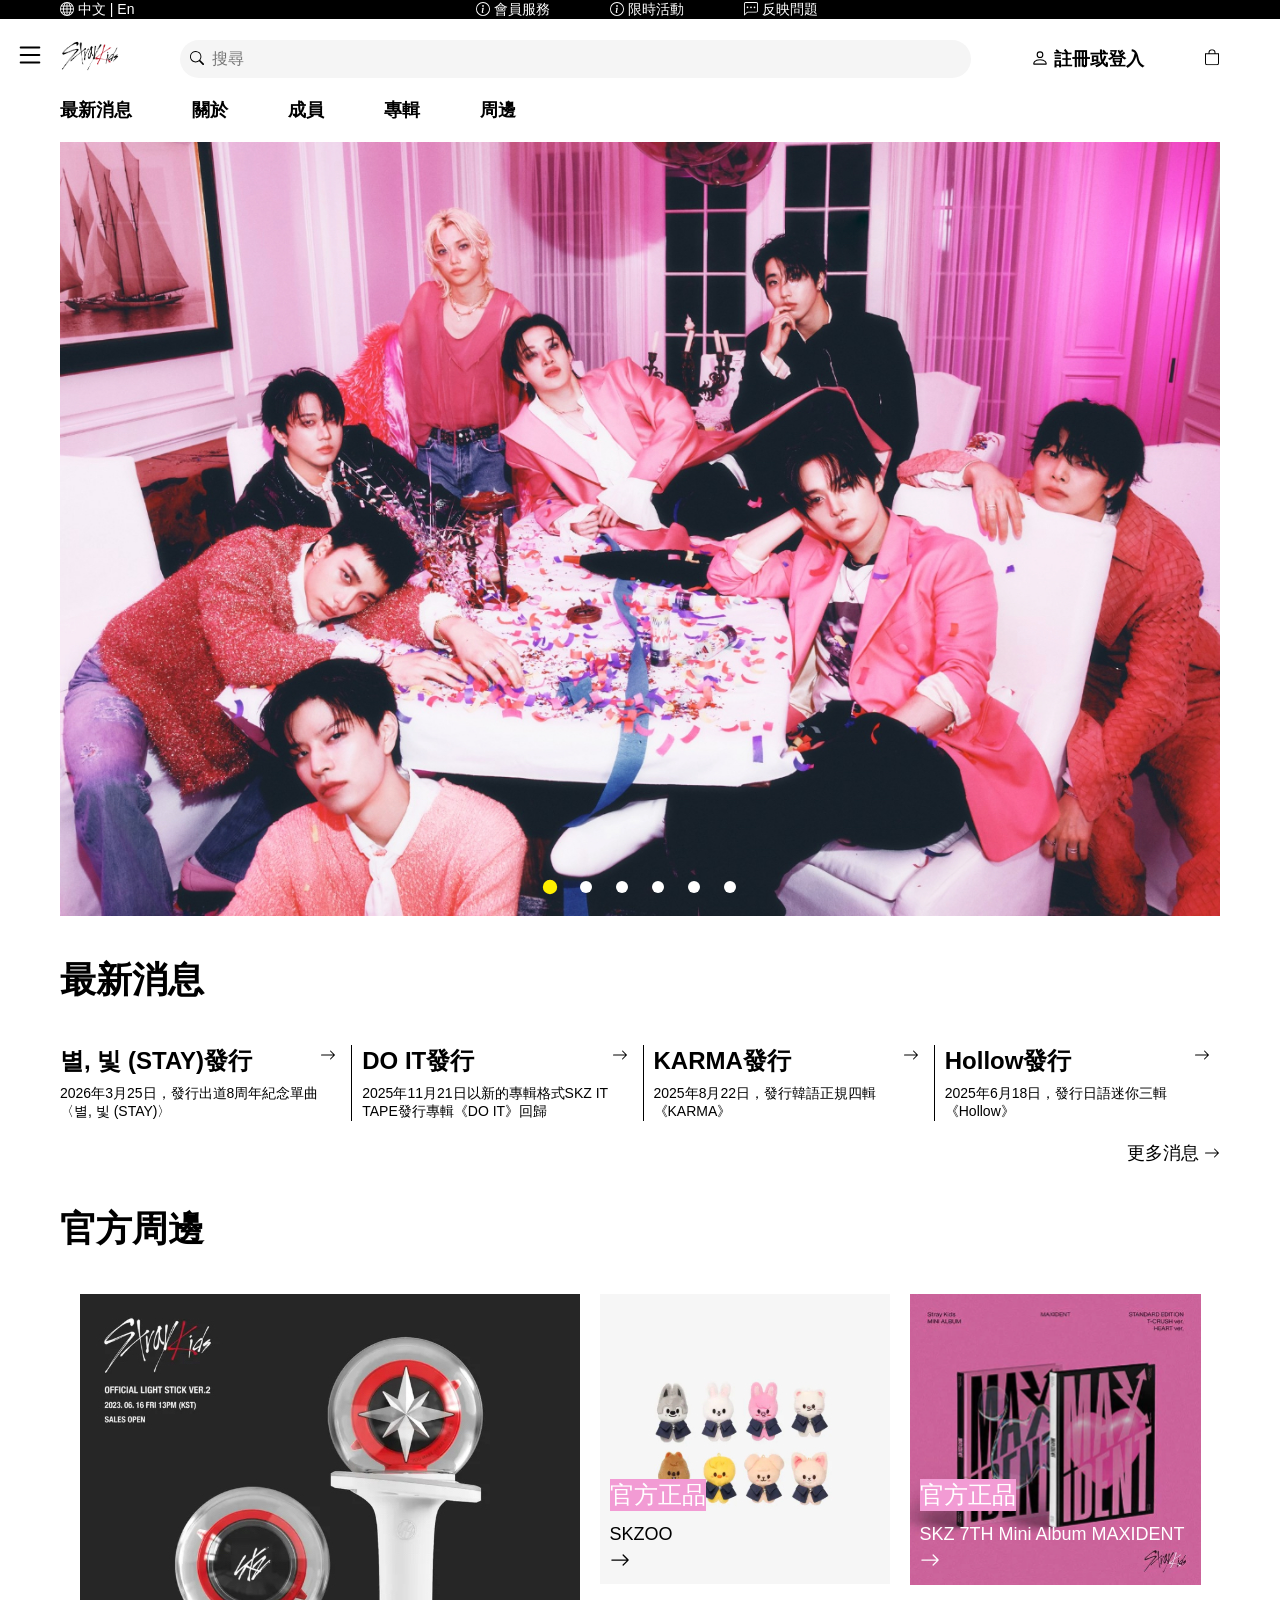
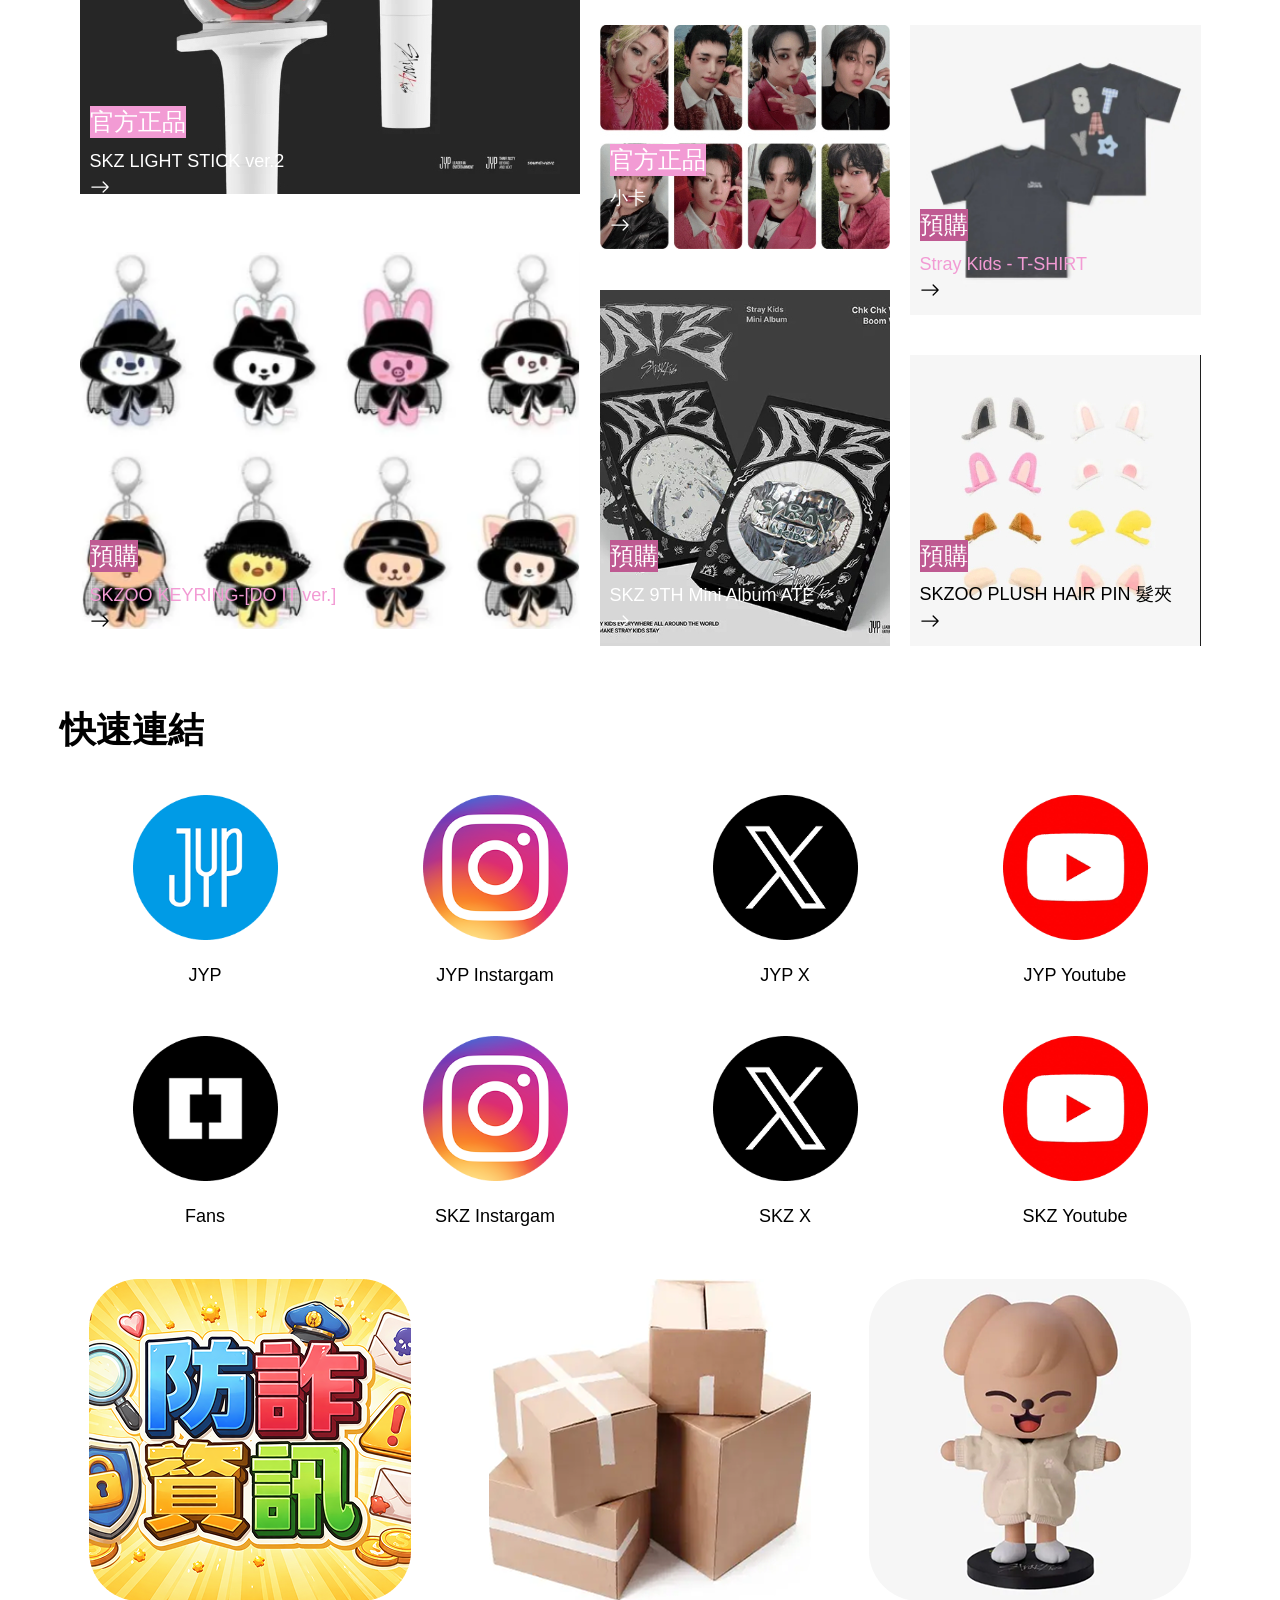
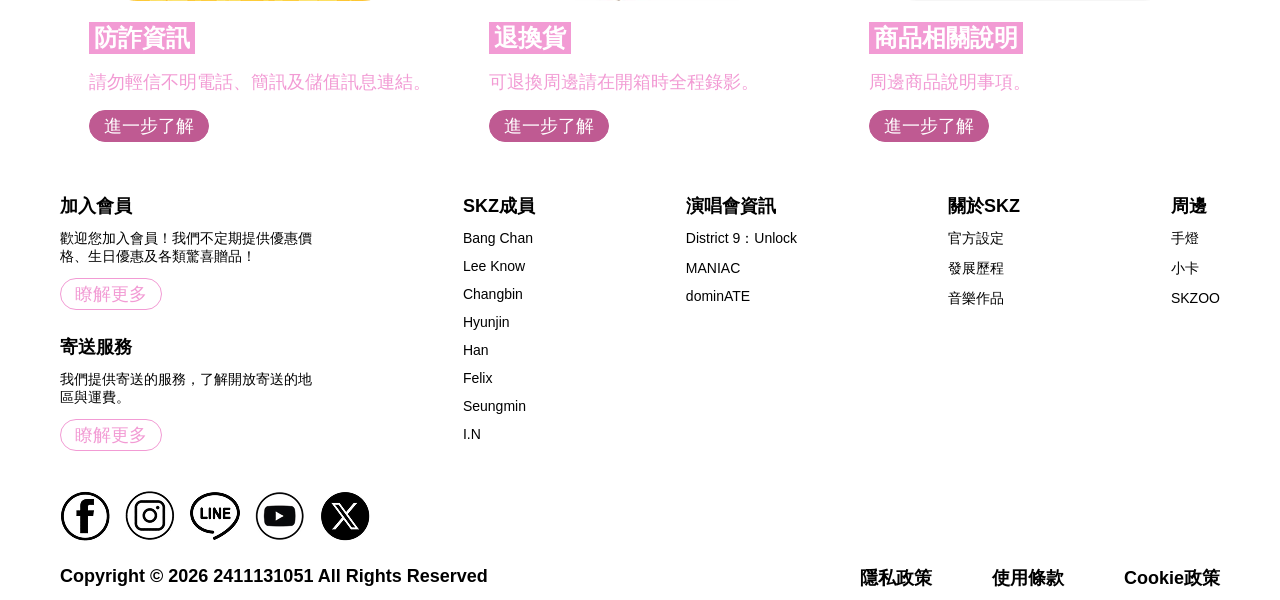
<file: web/html/index.html>
<!DOCTYPE html>
<html lang="zh-Hant">
<head>
    <meta charset="UTF-8">
    <meta name="viewport" content="width=device-width, initial-scale=1.0">
    <title>Stray Kids</title>
    <link rel="stylesheet" href="../css/style.css" />
</head>
<body>
    <div id="menu">
        <svg xmlns="http://www.w3.org/2000/svg" width="30" height="30" fill="currentColor" id="menu_button" class="bi bi-list menu_svg" viewBox="0 0 16 16">
            <path fill-rule="evenodd" d="M2.5 12a.5.5 0 0 1 .5-.5h10a.5.5 0 0 1 0 1H3a.5.5 0 0 1-.5-.5m0-4a.5.5 0 0 1 .5-.5h10a.5.5 0 0 1 0 1H3a.5.5 0 0 1-.5-.5m0-4a.5.5 0 0 1 .5-.5h10a.5.5 0 0 1 0 1H3a.5.5 0 0 1-.5-.5"/>
        </svg>
    </div>
    <div id="top">
        <div id="language">
            <svg xmlns="http://www.w3.org/2000/svg" width="14" height="14" fill="currentColor" class="bi bi-globe top_svg" viewBox="0 0 16 16">
                <path d="M0 8a8 8 0 1 1 16 0A8 8 0 0 1 0 8m7.5-6.923c-.67.204-1.335.82-1.887 1.855A8 8 0 0 0 5.145 4H7.5zM4.09 4a9.3 9.3 0 0 1 .64-1.539 7 7 0 0 1 .597-.933A7.03 7.03 0 0 0 2.255 4zm-.582 3.5c.03-.877.138-1.718.312-2.5H1.674a7 7 0 0 0-.656 2.5zM4.847 5a12.5 12.5 0 0 0-.338 2.5H7.5V5zM8.5 5v2.5h2.99a12.5 12.5 0 0 0-.337-2.5zM4.51 8.5a12.5 12.5 0 0 0 .337 2.5H7.5V8.5zm3.99 0V11h2.653c.187-.765.306-1.608.338-2.5zM5.145 12q.208.58.468 1.068c.552 1.035 1.218 1.65 1.887 1.855V12zm.182 2.472a7 7 0 0 1-.597-.933A9.3 9.3 0 0 1 4.09 12H2.255a7 7 0 0 0 3.072 2.472M3.82 11a13.7 13.7 0 0 1-.312-2.5h-2.49c.062.89.291 1.733.656 2.5zm6.853 3.472A7 7 0 0 0 13.745 12H11.91a9.3 9.3 0 0 1-.64 1.539 7 7 0 0 1-.597.933M8.5 12v2.923c.67-.204 1.335-.82 1.887-1.855q.26-.487.468-1.068zm3.68-1h2.146c.365-.767.594-1.61.656-2.5h-2.49a13.7 13.7 0 0 1-.312 2.5m2.802-3.5a7 7 0 0 0-.656-2.5H12.18c.174.782.282 1.623.312 2.5zM11.27 2.461c.247.464.462.98.64 1.539h1.835a7 7 0 0 0-3.072-2.472c.218.284.418.598.597.933M10.855 4a8 8 0 0 0-.468-1.068C9.835 1.897 9.17 1.282 8.5 1.077V4z"/>
            </svg> <a href="#top">中文</a> | <a href="#top">En</a>
        </div>
        <ul class="menu top-menu">
            <li class="top-menu-list">
                <a href="#top"> 
                    <svg xmlns="http://www.w3.org/2000/svg" width="14" height="14" fill="currentColor" class="bi bi-info-circle top_svg" viewBox="0 0 16 16">
                        <path d="M8 15A7 7 0 1 1 8 1a7 7 0 0 1 0 14m0 1A8 8 0 1 0 8 0a8 8 0 0 0 0 16"/>
                        <path d="m8.93 6.588-2.29.287-.082.38.45.083c.294.07.352.176.288.469l-.738 3.468c-.194.897.105 1.319.808 1.319.545 0 1.178-.252 1.465-.598l.088-.416c-.2.176-.492.246-.686.246-.275 0-.375-.193-.304-.533zM9 4.5a1 1 0 1 1-2 0 1 1 0 0 1 2 0"/>
                    </svg> 會員服務
                </a>
            </li>
            <li class="top-menu-list">
                <a href="#top">
                    <svg xmlns="http://www.w3.org/2000/svg" width="14" height="14" fill="currentColor" class="bi bi-info-circle top_svg" viewBox="0 0 16 16">
                        <path d="M8 15A7 7 0 1 1 8 1a7 7 0 0 1 0 14m0 1A8 8 0 1 0 8 0a8 8 0 0 0 0 16"/>
                        <path d="m8.93 6.588-2.29.287-.082.38.45.083c.294.07.352.176.288.469l-.738 3.468c-.194.897.105 1.319.808 1.319.545 0 1.178-.252 1.465-.598l.088-.416c-.2.176-.492.246-.686.246-.275 0-.375-.193-.304-.533zM9 4.5a1 1 0 1 1-2 0 1 1 0 0 1 2 0"/>
                    </svg> 限時活動
                </a>
            </li>
            <li class="top-menu-list">
                <a href="#top">
                    <svg xmlns="http://www.w3.org/2000/svg" width="14" height="14" fill="currentColor" class="bi bi-chat-left-dots top_svg" viewBox="0 0 16 16">
                        <path d="M14 1a1 1 0 0 1 1 1v8a1 1 0 0 1-1 1H4.414A2 2 0 0 0 3 11.586l-2 2V2a1 1 0 0 1 1-1zM2 0a2 2 0 0 0-2 2v12.793a.5.5 0 0 0 .854.353l2.853-2.853A1 1 0 0 1 4.414 12H14a2 2 0 0 0 2-2V2a2 2 0 0 0-2-2z"/>
                        <path d="M5 6a1 1 0 1 1-2 0 1 1 0 0 1 2 0m4 0a1 1 0 1 1-2 0 1 1 0 0 1 2 0m4 0a1 1 0 1 1-2 0 1 1 0 0 1 2 0"/>
                    </svg> 反映問題
                </a>
            </li>
        </ul>
    </div>
    <div id="head">
        <div id="title">
            <div class="left_column">
                <div id="logo"><a href="#"><img src="../media/image/stray_kids_logo.png" /></a></div>
            </div>
            <div class="right_column">
                <div id="search">
                    <div class="search_bar">
                        <svg xmlns="http://www.w3.org/2000/svg" width="14" height="14" fill="currentColor" class="bi bi-search svg_style" viewBox="0 0 16 16">
                            <path d="M11.742 10.344a6.5 6.5 0 1 0-1.397 1.398h-.001q.044.06.098.115l3.85 3.85a1 1 0 0 0 1.415-1.414l-3.85-3.85a1 1 0 0 0-.115-.1zM12 6.5a5.5 5.5 0 1 1-11 0 5.5 5.5 0 0 1 11 0"/>
                        </svg>
                        <input type="search" name="search_page" placeholder="搜尋" class="search_style" />
                    </div>
                    <svg xmlns="http://www.w3.org/2000/svg" width="14" height="14" fill="currentColor" class="bi bi-search mobile_svg_style search_trigger" viewBox="0 0 16 16">
                        <path d="M11.742 10.344a6.5 6.5 0 1 0-1.397 1.398h-.001q.044.06.098.115l3.85 3.85a1 1 0 0 0 1.415-1.414l-3.85-3.85a1 1 0 0 0-.115-.1zM12 6.5a5.5 5.5 0 1 1-11 0 5.5 5.5 0 0 1 11 0"/>
                    </svg>
                    <div class="search_overlay">
                        <div class="overlay_header">
                            <input type="search" name="search_page" placeholder="搜尋" class="overlay_input" />
                            <svg xmlns="http://www.w3.org/2000/svg" width="20" height="20" fill="currentColor" class="bi bi-x close_search" viewBox="0 0 16 16">
                                <path d="M4.646 4.646a.5.5 0 0 1 .708 0L8 7.293l2.646-2.647a.5.5 0 0 1 .708.708L8.707 8l2.647 2.646a.5.5 0 0 1-.708.708L8 8.707l-2.646 2.647a.5.5 0 0 1-.708-.708L7.293 8 4.646 5.354a.5.5 0 0 1 0-.708"/>
                            </svg>
                        </div>
                    </div>
                </div>
                <div id="login">
                    <a href="#title"> 
                        <svg xmlns="http://www.w3.org/2000/svg" width="18" height="18" fill="currentColor" id="login_svg" class="bi bi-person" viewBox="0 0 16 16">
                            <path d="M8 8a3 3 0 1 0 0-6 3 3 0 0 0 0 6m2-3a2 2 0 1 1-4 0 2 2 0 0 1 4 0m4 8c0 1-1 1-1 1H3s-1 0-1-1 1-4 6-4 6 3 6 4m-1-.004c-.001-.246-.154-.986-.832-1.664C11.516 10.68 10.289 10 8 10s-3.516.68-4.168 1.332c-.678.678-.83 1.418-.832 1.664z"/>
                        </svg> <span id="login_text">註冊或登入</span>
                    </a>
                </div>
                <div id="buy">
                    <a href="#title">
                        <svg xmlns="http://www.w3.org/2000/svg" width="16" height="16" fill="currentColor" class="bi bi-bag title_svg" viewBox="0 0 16 16">
                            <path d="M8 1a2.5 2.5 0 0 1 2.5 2.5V4h-5v-.5A2.5 2.5 0 0 1 8 1m3.5 3v-.5a3.5 3.5 0 1 0-7 0V4H1v10a2 2 0 0 0 2 2h10a2 2 0 0 0 2-2V4zM2 5h12v9a1 1 0 0 1-1 1H3a1 1 0 0 1-1-1z"/>
                        </svg>
                    </a>
                </div>
            </div>
        </div>
        <div id="navbar">
            <ul class="menu menu-father">
                <li class="menu-father-list"><a href="#navbar">最新消息</a></li>
                <li class="menu-father-list"><a href="#navbar">關於</a></li>
                <li class="menu-father-list">
                    成員
                    <ul class="menu-son">
                        <li class="menu-son-list"><a href="#navbar">Bang Chan</a></li>
                        <li class="menu-son-list"><a href="#navbar">Lee Know</a></li>
                        <li class="menu-son-list"><a href="#navbar">Changbin</a></li>
                        <li class="menu-son-list"><a href="#navbar">Hyunjin</a></li>
                        <li class="menu-son-list"><a href="#navbar">Han</a></li>
                        <li class="menu-son-list"><a href="#navbar">Felix</a></li>
                        <li class="menu-son-list"><a href="#navbar">Seungmin</a></li>
                        <li class="menu-son-list"><a href="#navbar">I.N</a></li>
                    </ul>
                </li>
                <li class="menu-father-list"><a href="#navbar">專輯</a></li>
                <li class="menu-father-list">
                    周邊
                    <ul class="menu-son">
                        <li class="menu-son-list"><a href="#navbar">手燈</a></li>
                        <li class="menu-son-list"><a href="#navbar">小卡</a></li>
                        <li class="menu-son-list"><a href="#navbar">SKZOO</a></li>
                    </ul>
                </li>
            </ul>
        </div>
    </div>
    <div id="side_menu">
        <div id="menu_logo"><img src="../media/image/stray_kids_logo.png" /></div>
        <ul class="side-menu-control side-menu-father">
            <li class="side-menu-father-list"><a href="#">最新消息</a></li>
            <li class="side-menu-father-list"><a href="#">關於</a></li>
            <li class="side-menu-father-list">
                成員
                <ul class="side-menu-son">
                    <li class="side-menu-son-list"><a href="#">Bang Chan</a></li>
                    <li class="side-menu-son-list"><a href="#">Lee Know</a></li>
                    <li class="side-menu-son-list"><a href="#">Changbin</a></li>
                    <li class="side-menu-son-list"><a href="#">Hyunjin</a></li>
                    <li class="side-menu-son-list"><a href="#">Han</a></li>
                    <li class="side-menu-son-list"><a href="#">Felix</a></li>
                    <li class="side-menu-son-list"><a href="#">Seungmin</a></li>
                    <li class="side-menu-son-list"><a href="#">I.N</a></li>
                </ul>
            </li>
            <li class="side-menu-father-list"><a href="#">專輯</a></li>
            <li class="side-menu-father-list">
                周邊
                <ul class="side-menu-son">
                    <li class="side-menu-son-list"><a href="#">手燈</a></li>
                    <li class="side-menu-son-list"><a href="#">小卡</a></li>
                    <li class="side-menu-son-list"><a href="#">SKZOO</a></li>
                </ul>
            </li>
        </ul>
        <div id="menu_copyright">Copyright &copy; 2026 2411131051 All Rights Reserved</div>
    </div>
    <div id="overlay"></div>
    <div id="contenter">
        <div id="content">
            <div id="carousel">
                <div class="slider-container">
                    <ul id="slider-list">
                        <li class="slider-item"><img src="../media/image/carousel-pic1.jpg" /></li>
                        <li class="slider-item"><img src="../media/image/carousel-pic2.jpg" /></li>
                        <li class="slider-item"><img src="../media/image/carousel-pic3.jpg" /></li>
                        <li class="slider-item"><img src="../media/image/carousel-pic4.jpg" /></li>
                        <li class="slider-item"><img src="../media/image/carousel-pic5.jpg" /></li>
                        <li class="slider-item"><img src="../media/image/carousel-pic6.jpg" /></li>
                    </ul>

                    <div class="slider-control">
                        <div class="control active"></div>
                        <div class="control"></div>
                        <div class="control"></div>
                        <div class="control"></div>
                        <div class="control"></div>
                        <div class="control"></div>
                    </div>
                </div>
            </div>
            <div class="content_title">最新消息</div>
            <div id="news">
                <div id="news_group">
                    <div class="news_item">
                        <div class="post_title">
                            <a href="#news">
                                별, 빛 (STAY)發行
                                <svg xmlns="http://www.w3.org/2000/svg" width="16" height="16" fill="currentColor" class="bi bi-arrow-right news_svg" viewBox="0 0 16 16">
                                    <path fill-rule="evenodd" d="M1 8a.5.5 0 0 1 .5-.5h11.793l-3.147-3.146a.5.5 0 0 1 .708-.708l4 4a.5.5 0 0 1 0 .708l-4 4a.5.5 0 0 1-.708-.708L13.293 8.5H1.5A.5.5 0 0 1 1 8"/>
                                </svg>
                            </a>
                        </div>
                        <div class="post_content">2026年3月25日，發行出道8周年紀念單曲〈별, 빛 (STAY)〉</div>
                    </div>
                    <div class="news_item">
                        <div class="post_title">
                            <a href="#news">
                                DO IT發行
                                <svg xmlns="http://www.w3.org/2000/svg" width="16" height="16" fill="currentColor" class="bi bi-arrow-right news_svg" viewBox="0 0 16 16">
                                    <path fill-rule="evenodd" d="M1 8a.5.5 0 0 1 .5-.5h11.793l-3.147-3.146a.5.5 0 0 1 .708-.708l4 4a.5.5 0 0 1 0 .708l-4 4a.5.5 0 0 1-.708-.708L13.293 8.5H1.5A.5.5 0 0 1 1 8"/>
                                </svg>
                            </a>
                        </div>
                        <div class="post_content">2025年11月21日以新的專輯格式SKZ IT TAPE發行專輯《DO IT》回歸</div>
                    </div>
                    <div class="news_item">
                        <div class="post_title">
                            <a href="#news">
                                KARMA發行
                                <svg xmlns="http://www.w3.org/2000/svg" width="16" height="16" fill="currentColor" class="bi bi-arrow-right news_svg" viewBox="0 0 16 16">
                                    <path fill-rule="evenodd" d="M1 8a.5.5 0 0 1 .5-.5h11.793l-3.147-3.146a.5.5 0 0 1 .708-.708l4 4a.5.5 0 0 1 0 .708l-4 4a.5.5 0 0 1-.708-.708L13.293 8.5H1.5A.5.5 0 0 1 1 8"/>
                                </svg>
                            </a>
                        </div>
                        <div class="post_content">2025年8月22日，發行韓語正規四輯《KARMA》</div>
                    </div>
                    <div class="news_item">
                        <div class="post_title">
                            <a href="#news">
                                Hollow發行
                                <svg xmlns="http://www.w3.org/2000/svg" width="16" height="16" fill="currentColor" class="bi bi-arrow-right news_svg" viewBox="0 0 16 16">
                                    <path fill-rule="evenodd" d="M1 8a.5.5 0 0 1 .5-.5h11.793l-3.147-3.146a.5.5 0 0 1 .708-.708l4 4a.5.5 0 0 1 0 .708l-4 4a.5.5 0 0 1-.708-.708L13.293 8.5H1.5A.5.5 0 0 1 1 8"/>
                                </svg>
                            </a>
                        </div>
                        <div class="post_content">2025年6月18日，發行日語迷你三輯《Hollow》</div>
                    </div>
                </div>
                <div id="more_news">
                    <a href="#news">
                        更多消息 
                        <svg xmlns="http://www.w3.org/2000/svg" width="16" height="16" fill="currentColor" class="bi bi-arrow-right news_svg" viewBox="0 0 16 16">
                            <path fill-rule="evenodd" d="M1 8a.5.5 0 0 1 .5-.5h11.793l-3.147-3.146a.5.5 0 0 1 .708-.708l4 4a.5.5 0 0 1 0 .708l-4 4a.5.5 0 0 1-.708-.708L13.293 8.5H1.5A.5.5 0 0 1 1 8"/>
                        </svg>
                    </a>
                </div>
            </div>
            <div class="content_title">官方周邊</div>
            <div id="merch">
                <div class="img_container">
                    <div class="img_box">
                        <div class="img_box">
                            <img src="../media/image/light_sitck.jpg" />
                            <div class="merch_title_light">官方正品</div>
                            <div class="merch_content_white">SKZ LIGHT STICK ver.2</div>
                            <a href="#merch">
                                <svg xmlns="http://www.w3.org/2000/svg" width="20" height="20" fill="currentColor" class="bi bi-arrow-right merch_svg_white svg_size" viewBox="0 0 16 16">
                                    <path fill-rule="evenodd" d="M1 8a.5.5 0 0 1 .5-.5h11.793l-3.147-3.146a.5.5 0 0 1 .708-.708l4 4a.5.5 0 0 1 0 .708l-4 4a.5.5 0 0 1-.708-.708L13.293 8.5H1.5A.5.5 0 0 1 1 8"/>
                                </svg>
                            </a>
                        </div>
                        <div class="img_box">
                            <img src="../media/image/keychain.png" />
                            <div class="merch_title_dark">預購</div>
                            <div class="merch_content_light">SKZOO KEYRING-[DO IT ver.]</div>
                            <a href="#merch">
                                <svg xmlns="http://www.w3.org/2000/svg" width="20" height="20" fill="currentColor" class="bi bi-arrow-right merch_svg_black svg_size" viewBox="0 0 16 16">
                                    <path fill-rule="evenodd" d="M1 8a.5.5 0 0 1 .5-.5h11.793l-3.147-3.146a.5.5 0 0 1 .708-.708l4 4a.5.5 0 0 1 0 .708l-4 4a.5.5 0 0 1-.708-.708L13.293 8.5H1.5A.5.5 0 0 1 1 8"/>
                                </svg>
                            </a>
                        </div>
                    </div>
                    <div class="img_box">
                        <div class="img_box">
                            <img src="../media/image/skzoo.jpg" />
                            <div class="merch_title_light">官方正品</div>
                            <div class="merch_content_black">SKZOO</div>
                            <a href="#merch">
                                <svg xmlns="http://www.w3.org/2000/svg" width="20" height="20" fill="currentColor" class="bi bi-arrow-right merch_svg_black svg_size" viewBox="0 0 16 16">
                                    <path fill-rule="evenodd" d="M1 8a.5.5 0 0 1 .5-.5h11.793l-3.147-3.146a.5.5 0 0 1 .708-.708l4 4a.5.5 0 0 1 0 .708l-4 4a.5.5 0 0 1-.708-.708L13.293 8.5H1.5A.5.5 0 0 1 1 8"/>
                                </svg>
                            </a>
                        </div>
                        <div class="img_box">
                            <img src="../media/image/photocard.jpg" />
                            <div class="merch_title_light">官方正品</div>
                            <div class="merch_content_white">小卡</div>
                            <a href="#merch">
                                <svg xmlns="http://www.w3.org/2000/svg" width="20" height="20" fill="currentColor" class="bi bi-arrow-right merch_svg_white svg_size" viewBox="0 0 16 16">
                                    <path fill-rule="evenodd" d="M1 8a.5.5 0 0 1 .5-.5h11.793l-3.147-3.146a.5.5 0 0 1 .708-.708l4 4a.5.5 0 0 1 0 .708l-4 4a.5.5 0 0 1-.708-.708L13.293 8.5H1.5A.5.5 0 0 1 1 8"/>
                                </svg>
                            </a>
                        </div>
                        <div class="img_box">
                            <img src="../media/image/ate.jpg" />
                            <div class="merch_title_dark">預購</div>
                            <div class="merch_content_white">SKZ 9TH Mini Album ATE</div>
                            <a href="#merch">
                                <svg xmlns="http://www.w3.org/2000/svg" width="20" height="20" fill="currentColor" class="bi bi-arrow-right merch_svg_white svg_size" viewBox="0 0 16 16">
                                    <path fill-rule="evenodd" d="M1 8a.5.5 0 0 1 .5-.5h11.793l-3.147-3.146a.5.5 0 0 1 .708-.708l4 4a.5.5 0 0 1 0 .708l-4 4a.5.5 0 0 1-.708-.708L13.293 8.5H1.5A.5.5 0 0 1 1 8"/>
                                </svg>
                            </a>
                        </div>
                    </div>
                    <div class="img_box">
                        <div class="img_box">
                            <img src="../media/image/maxident.jpg" />
                            <div class="merch_title_light">官方正品</div>
                            <div class="merch_content_white">SKZ 7TH Mini Album MAXIDENT</div>
                            <a href="#merch">
                                <svg xmlns="http://www.w3.org/2000/svg" width="20" height="20" fill="currentColor" class="bi bi-arrow-right merch_svg_white svg_size" viewBox="0 0 16 16">
                                    <path fill-rule="evenodd" d="M1 8a.5.5 0 0 1 .5-.5h11.793l-3.147-3.146a.5.5 0 0 1 .708-.708l4 4a.5.5 0 0 1 0 .708l-4 4a.5.5 0 0 1-.708-.708L13.293 8.5H1.5A.5.5 0 0 1 1 8"/>
                                </svg>
                            </a>
                        </div>
                        <div class="img_box">
                            <img src="../media/image/stay.jpg" />
                            <div class="merch_title_dark">預購</div>
                            <div class="merch_content_light">Stray Kids - T-SHIRT</div>
                            <a href="#merch">
                                <svg xmlns="http://www.w3.org/2000/svg" width="20" height="20" fill="currentColor" class="bi bi-arrow-right merch_svg_black svg_size" viewBox="0 0 16 16">
                                    <path fill-rule="evenodd" d="M1 8a.5.5 0 0 1 .5-.5h11.793l-3.147-3.146a.5.5 0 0 1 .708-.708l4 4a.5.5 0 0 1 0 .708l-4 4a.5.5 0 0 1-.708-.708L13.293 8.5H1.5A.5.5 0 0 1 1 8"/>
                                </svg>
                            </a>
                        </div>
                        <div class="img_box">
                            <img src="../media/image/hair_pin.jpg" />
                            <div class="merch_title_dark">預購</div>
                            <div class="merch_content_black">SKZOO PLUSH HAIR PIN 髮夾</div>
                            <a href="#merch">
                                <svg xmlns="http://www.w3.org/2000/svg" width="20" height="20" fill="currentColor" class="bi bi-arrow-right merch_svg_black svg_size" viewBox="0 0 16 16">
                                    <path fill-rule="evenodd" d="M1 8a.5.5 0 0 1 .5-.5h11.793l-3.147-3.146a.5.5 0 0 1 .708-.708l4 4a.5.5 0 0 1 0 .708l-4 4a.5.5 0 0 1-.708-.708L13.293 8.5H1.5A.5.5 0 0 1 1 8"/>
                                </svg>
                            </a>
                        </div>
                    </div>
                </div>
            </div>
            <div class="content_title">快速連結</div>
            <div id="hyperlink">
                <div id="link">
                    <div class="link_row">
                        <div class="link_circle">
                            <a href="https://www.jype.com" title="點擊另開新視窗" target="_blank">
                                <img src="../media/image/jyp.png" />
                                <div class="gap">JYP</div>
                            </a>
                        </div>
                        <div class="link_circle">
                            <a href="https://www.instagram.com/jypentertainment" title="點擊另開新視窗" target="_blank">
                                <img src="../media/image/instagram.png" />
                                <div class="gap">JYP Instargam</div>
                            </a>
                        </div>
                        <div class="link_circle">
                            <a href="https://x.com/jypnation" title="點擊另開新視窗" target="_blank">
                                <img src="../media/image/twitter.png" />
                                <div class="gap">JYP X</div>
                            </a>
                        </div>
                        <div class="link_circle">
                            <a href="https://www.youtube.com/jypentertainment" title="點擊另開新視窗" target="_blank">
                                <img src="../media/image/youtube.png" />
                                <div class="gap">JYP Youtube</div>
                            </a>
                        </div>
                    </div>
                    <div class="link_row">
                        <div class="link_circle">
                            <a href="https://app.fans/community/StrayKids/artist" title="點擊另開新視窗" target="_blank">
                                <img src="../media/image/fans.png" />
                                <div class="gap">Fans</div>
                            </a>
                        </div>
                        <div class="link_circle">
                            <a href="https://www.instagram.com/realstraykids/" title="點擊另開新視窗" target="_blank">
                                <img src="../media/image/instagram.png" />
                                <div class="gap">SKZ Instargam</div>
                            </a>
                        </div>
                        <div class="link_circle">
                            <a href="https://x.com/Stray_Kids" title="點擊另開新視窗" target="_blank">
                                <img src="../media/image/twitter.png" />
                                <div class="gap">SKZ X</div>
                            </a>
                        </div>
                        <div class="link_circle">
                            <a href="https://www.youtube.com/@StrayKids" title="點擊另開新視窗" target="_blank">
                                <img src="../media/image/youtube.png" />
                                <div class="gap">SKZ Youtube</div>
                            </a>
                        </div>
                    </div>
                </div>
            </div>
            <div id="card">
                <div class="card_info">
                    <div><img src="../media/image/anti_fraud.png" /></div>
                    <div class="card_title">防詐資訊</div>
                    <div>請勿輕信不明電話、簡訊及儲值訊息連結。</div>
                    <a href="#card_info"><button class="dark_button" type="button">進一步了解</button></a>
                </div>
                <div class="card_info">
                    <div><img src="../media/image/goods.png" /></div>
                    <div class="card_title">退換貨</div>
                    <div>可退換周邊請在開箱時全程錄影。</div>
                    <a href="#card_info"><button class="dark_button" type="button">進一步了解</button></a>
                </div>
                <div class="card_info">
                    <div><img src="../media/image/puppym.png" /></div>
                    <div class="card_title">商品相關說明</div>
                    <div>周邊商品說明事項。</div>
                    <a href="#card_info"><button class="dark_button" type="button">進一步了解</button></a>
                </div>
            </div>
        </div>
        <div id="guided_tour">
            <div id="guided_tour_top">
                <div id="membership">
                    <div id="register">
                        <div class="guided_tour_title">加入會員</div>
                        <div>歡迎您加入會員！我們不定期提供優惠價<br />格、生日優惠及各類驚喜贈品！</div>
                        <a href="#guided_tour"><button class="light_button" type="button">瞭解更多</button></a>
                    </div>
                    <div id="deliver">
                        <div class="guided_tour_title">寄送服務</div>
                        <div>我們提供寄送的服務，了解開放寄送的地<br />區與運費。</div>
                        <a href="#guided_tour"><button class="light_button" type="button">瞭解更多</button></a>
                    </div>
                </div>
                <div id="member">
                    <div class="guided_tour_title">SKZ成員</div>
                    <a href="#guided_tour">Bang Chan</a>
                    <a href="#guided_tour">Lee Know</a>
                    <a href="#guided_tour">Changbin</a>
                    <a href="#guided_tour">Hyunjin</a>
                    <a href="#guided_tour">Han</a>
                    <a href="#guided_tour">Felix</a>
                    <a href="#guided_tour">Seungmin</a>
                    <a href="#guided_tour">I.N</a>
                </div>
                <div id="concerts">
                    <div class="guided_tour_title">演唱會資訊</div>
                    <a href="#guided_tour">District 9：Unlock</a>
                    <a href="#guided_tour">MANIAC</a>
                    <a href="#guided_tour">dominATE</a>
                </div>
                <div id="about">
                    <div class="guided_tour_title">關於SKZ</div>
                    <a href="#guided_tour">官方設定</a>
                    <a href="#guided_tour">發展歷程</a>
                    <a href="#guided_tour">音樂作品</a>
                </div>
                <div id="guided_tour_merch">
                    <div class="guided_tour_title">周邊</div>
                    <a href="#guided_tour">手燈</a>
                    <a href="#guided_tour">小卡</a>
                    <a href="#guided_tour">SKZOO</a>
                </div>
            </div>
            <div id="social_media">
                <a href="#social_media" title="facebook"><img class="social_media_img" src="../media/image/facebook.png" /></a>
                <a href="#social_media" title="instagram"><img class="social_media_img" src="../media/image/our_instagram.png" /></a>
                <a href="#social_media" title="line"><img class="social_media_img" src="../media/image/line.png" /></a>
                <a href="#social_media" title="youtube"><img class="social_media_img" src="../media/image/our_youtube.png" /></a>
                <a href="#social_media" title="x"><img class="social_media_img" src="../media/image/our_twitter.png" /></a>
            </div>
        </div>
    </div>
    <div id="foot">
        <div id="copyright">Copyright &copy; 2026 2411131051 All Rights Reserved</div>
        <ul class="menu foot-menu">
            <li class="foot-menu-list"><a href="#foot-menu-list">隱私政策</a></li>
            <li class="foot-menu-list"><a href="#foot-menu-list">使用條款</a></li>
            <li class="foot-menu-list"><a href="#foot-menu-list">Cookie政策</a></li>
        </ul>
    </div>
    <script type="text/javascript" src="../js/main.js"></script>
</body>
</html>
</file>
<file: web/css/style.css>
/**** html style ****/
html,
body{
    margin: 0;
    padding: 0;
    font-family: 'Inter', Arial, sans-serif;
}

*{
    box-sizing: border-box;
}

ul{
    padding: 0;
}

a{
    color: #000000;
    text-decoration: none;
}
a:hover{
    color: #F29BD4;
}
a:active{
    color: #BF5A92;
}

/**** button ****/
.light_button{
    width: 102px;
    padding: 3px 0;
    background-color: transparent;
    color: #F29BD4;
    border: 1px solid #F29BD4;
    cursor: pointer;
    border-radius: 80px;
    font-size: 18px;
}
.dark_button{
    width: 120px;
    padding: 3px 0;
    background-color: #BF5A92;
    color: #ffffff;
    border: 1px solid #BF5A92;
    cursor: pointer;
    border-radius: 80px;
    font-size: 18px;
}
.light_button:active, .dark_button:active, .white_button:active{
    transform: scale(0.9);
}

/**** layout ****/
#menu{
    width: 0;
    height: 0;
    transform: translateX(15px) translateY(40px);
}
#top{
    padding: 0 60px;
    margin: 0 0 20px 0;
    background-color: #000000;
    color: #ffffff;
    display: flex;
    align-items: center;
    font-size: 14px;
}
#head{
    width: 100%;
    padding: 0 60px;
    margin: 0 0 20px 0;
    font-size: 18px;
    font-weight: bold;
}
#contenter{
    width: 100%;
    padding: 0 60px;
    margin: 0 0 20px 0;
    font-size: 18px;
}
#content{
    width: 100%;
    width: 100%;
    margin: 0 0 20px 0;
    font-size: 18px;
}
#guided_tour{
    width: 100%;
    width: 100%;
    margin: 0 0 20px 0;
    font-size: 18px;
}
#foot{
    width: 100%;
    margin: 0 0 10px 0;
    padding: 0 60px;
    font-size: 18px;
    font-weight: bold;
    display: flex;
    justify-content: space-between;
}

/**** top a ****/
#top a{
    color:#ffffff;
}
#top a:hover{
    color:#F29BD4;
}
#top a:active{
    color:#BF5A92;
}

/**** hend ****/
/* head layout */
#title{
    margin: 0 0 20px 0;
    display: flex;
    gap: 60px;
    align-items: center;
    flex-wrap: nowrap;
}

/* top style */
#language{
    width: fit-content;
}

.top_svg{
    transform: translateY(2px);
}

.top-menu{
    cursor: pointer;
    margin: 0 auto; 
    white-space: nowrap;
    display: flex;
}   
.top-menu-list{
    padding-right: 60px;
    list-style: none;
}

/* title style */
.left_column{
    display: flex;
}
.right_column{
    display: flex;
    align-items: center;
    gap: 60px;
    flex: 1;
}
#logo img{
    max-width: 60px;
    height: auto;
}
#search{
    width: 100%;
    box-sizing: border-box;
    flex: 1;
}
#login{
    width: auto;
}
#login_svg{
    transform: translateY(2px);
}
.title_svg{
    transform: translateY(1.2px);
}

/* menu style */
#side_menu{
    width: 260px;
    height: 100%;
    position: fixed;
    top: 0;
    left: -260px;
    background: #ffffff;
    font-weight: bold;
    transition: 0.3s ease;
    z-index: 1000;
}
#menu_logo{
    padding: 10px 0 20px 0;
    display: flex;
    justify-content: center;
}
#menu_logo img{
    width: 40%;
    height: auto;
}
#side_menu.active{
    left: 0;
}
#overlay{
    position: fixed;
    inset: 0;
    background: rgba(0,0,0,0.4);
    opacity: 0;
    pointer-events: none;
    transition: 0.3s;
    z-index: 999;
}
#overlay.active{
    opacity: 1;
    pointer-events: auto;
}
.side-menu-control{
    margin: 0;
    padding: 0;
    list-style: none;
}
.side-menu-father{
    padding: 0 0 0 20px;
    margin: 0;
    display: grid;
    cursor: pointer;
    white-space: nowrap;
    gap: 20px;
}
.side-menu-father-list{
    z-index: 100;
    padding-right: 60px;
    list-style: none;
}
.side-menu-son{
    max-height: 0;
    overflow: hidden;
    padding: 0;
	display: none;
	list-style: none;
}
.side-menu-son-list{
    padding: 20px 0 0 0;
    display: block;
    font-size: 18px;
    text-decoration: none;
    position: relative;
}
.side-menu-father-list:hover .side-menu-son, .side-menu-father-list.active .side-menu-son{
    max-height: 500px;
}
#menu_copyright{
    padding: 20px 0 0 20px;
    font-size: 14px;
}

/* dasktop search style */
.search_bar{
    width: 100%;
    padding: 0 0 0 10px;
    display: flex;
    border: 0;
    background-color: #f5f5f5;
    align-items: center;
    border-radius: 30px;
}
.svg_style{
    margin: 0 8px 0 0;
    transform: translateY(-1px);
}
.search_style{
    padding: 10px 20px 10px 0;
    border: 0;
    background-color: transparent;
    border-radius: 30px;
    font-size: 16px;
    flex: 1;
}
.search_bar:focus-within{
    background-color: #ffffff;
    border: 1px solid #000000;
}
input{
    outline: none;
}
input::-webkit-search-cancel-button{
    -webkit-appearance: none;
}

/* mobile search style */
.mobile_svg_style{
    display: none;
}
.search_overlay{
    width: 100%;
    height: 60px;
    background-color: #ffffff;
    position: fixed;
    z-index: 99999;
    left: 0;
    display: none;
}
.search_overlay[data-open="true"]{
    display: flex;
}
.overlay_header{
    width: 100%;
    height: 40px;
    margin: 0 20px;
    padding: 0 0 0 10px;
    position: relative;
    top: 10px;
    display: flex;
    background-color: #f5f5f5;
    align-items: center;
    border-radius: 30px;
}
.overlay_header:focus-within{
    background-color: #ffffff;
    border: 1px solid #000000;
}
.overlay_input {
    flex: 1;
    padding: 0 0 0 10px;
    border: none;
    outline: none;
    background-color: transparent;
    font-size: 16px;
}
.search_bar:focus-within{
    background-color: #ffffff;
    border: 1px solid #000000;
}
.close_search{
    padding: 0 10px 0 0;
}

/* navbar style */
.menu-father{
    cursor: pointer;
    margin: 0;
    white-space: nowrap;
    display: flex;
}
.menu-father-list{
    z-index: 100;
    padding-right: 60px;
    list-style: none;
}
.menu-son{
    padding: 0;
	display: none;
	list-style: none;
    position: absolute;
    background-color: #F2F2F2;
}
.menu-son-list{
    font-size: 18px;
    position: relative;
}

/**** contenter ****/
/* content layout */
#carousel{
    width: 100%;
    margin: 0 0 40px 0;
    overflow: hidden;
    display: flex;
    justify-content: center;
}
#news{
    margin: 0 0 40px 0;
}
#merch{
    margin: 0 0 40px 0;
    display: flex;
    justify-content: center;
}
#hyperlink{
    margin: 0 0 40px 0;
}
#link{
    margin: 0 0 40px 0;
    display: flex;
    flex-direction: column;
    row-gap: 50px;
}
#card{
    margin: 0 0 40px 0;
    display: flex;
    justify-content: space-around;
}

/* guided_tour layout */
#guided_tour_top{
    padding: 0 0 40px 0;
    display: flex;
    align-items: flex-start;
    justify-content: space-between;
}
#social_media{
    display: flex;
    column-gap: 15px;
}

/* carousel control */
.slider-container{
    margin: 0 auto;
	display: inline-block;
	position: relative;
	overflow: hidden;
    width: 100%;
	max-width: 1320px;
}
#slider-list{
    display: flex;
	padding: 0;
    margin: 0;
	list-style-type: none;
	left: 0px;
	transition: all 1s ease-in-out;
}
#slider-list .slider-item{
    min-width: 100%;    
	margin: 0;
    padding: 0;
    box-sizing: border-box;
}
.slider-item img{
    width: 100%;
    height: auto;
    display: block;
}
.slider-control{
    display: flex;
    align-items: center;
    justify-content: center;
	position: absolute;
	bottom: 3%;
    left: 50%;
	transform: translateX(-50%);
    gap: 8px;
    width: auto;
    z-index: 10;
}
.slider-control .control{
	width: 12px;
	height: 12px;
	margin: 0 8px;
	border-radius: 100%;
	background-color: #ffffff;
	cursor: pointer;
    transition: all 0.3s ease;
}
.slider-control .control.active{
	background-color: #fff000;
    transform: scale(1.2);
}

/* content title */
.content_title{
    margin: 0 0 40px 0;
    font-size: 36px;
    font-weight: bold;
}

/* news style */
#news_group{
    margin: 0 0 20px 0;
    display: grid;
    grid-template-columns: repeat(4, 1fr);
    gap: 5px;
}
.news_item{
    display: flex;
    flex-direction: column;
    gap: 8px;
}
.news_item + .news_item{
    padding: 0 0 0 10px;
    border-left: 1px solid #000000;
}
.post_title{
    padding: 0 10px 0 0;
    font-size: 24px;
    font-weight: bold;
}
.news_svg{
    transform: translateY(2px);
}
.post_title a{
    display: flex;
    justify-content: space-between;
}
.post_content{
    font-size: 14px;
}
#more_news{
    display: flex;
    justify-content: flex-end;
}
#more_nesw:active{
    transform: scale(0.9);
}

/* merch style */
.img_container{
    display: flex;
    gap: 20px;
}
.img_box{
    display: grid;
    position: relative;
    gap: 20px;
}
.img_box img{
    width: 100%;
    height: auto;
}
.merch_title_light{
    width: fit-content;
    background-color: #F29BD4;
    color: #ffffff;
    font-size: 24px;
    position: absolute;
    bottom: 94px;
    left: 10px;
}
.merch_title_dark{
    width: fit-content;
    background-color: #BF5A92;
    color: #ffffff;
    font-size: 24px;
    position: absolute;
    bottom: 94px;
    left: 10px;
}
.merch_content_black{
    color: #000000;
    position: absolute;
    bottom: 60px;
    left: 10px;
}
.merch_content_light{
    color: #F29BD4;
    position: absolute;
    bottom: 60px;
    left: 10px;
}
.merch_content_white{
    color: #ffffff;
    position: absolute;
    bottom: 60px;
    left: 10px;
}
.merch_svg_white{
    color: #ffffff;
    position: absolute;
    bottom: 35px;
    left: 10px;
}
.merch_svg_black{
    color: #000000;
    position: absolute;
    bottom: 35px;
    left: 10px;
}
.merch_svg_white:hover, .merch_svg_black:hover{
    color: #F29BD4;
}
.merch_svg_white:active, .merch_svg_black:active{
    color: #BF5A92;
    transform: scale(0.9);
}
.merch_svg_dark:hover{
    color: #BF5A92;
}
.merch_svg_dark:active{
    color: #F29BD4;
    transform: scale(0.9);
}

/* link style */
.link_row{
    display: grid;
    grid-auto-flow: column;
    text-align: center;
    grid-template-columns: repeat(4, 1fr);
}
.link_circle img{
    width: 50%;
    height: auto;
}
.link_circle:active{
    transform: scale(0.9);
}
.gap{
    margin: 20px 0 0 0;
}

/* card style */
.card_info{
    padding: 12px 0;
    display: grid;
    gap: 16px;
    border-radius: 50px;
    color: #F29BD4;
    justify-items: start;
    align-items: start;
}
.card_info img{
    width: 100%;
    height: auto;
    justify-items: center;
}
.card_title{
    width: fit-content;
    padding: 0 5px;
    background-color: #F29BD4;
    color: #ffffff;
    font-size: 24px;
    font-weight: bold;
}

/* guided tour style */
#membership{
    display: flex;
    flex-direction: column;
    row-gap: 25px;
}
.guided_tour_title{
    font-size: 18px;
    font-weight: bold;
}
#register{
    display: grid;
    font-size: 14px;
    row-gap: 12px;
}

#deliver{
    display: grid;
    font-size: 14px;
    row-gap: 12px;
}
#member{
    width: fit-content;
    display: grid;
    font-size: 14px;
    row-gap: 12px;
}
#concerts{
    width: fit-content;
    display: grid;
    font-size: 14px;
    row-gap: 12px;
}
#about{
    width: fit-content;
    display: grid;
    font-size: 14px;
    row-gap: 12px;
}
#guided_tour_merch{
    width: fit-content;
    display: grid;
    font-size: 14px;
    row-gap: 12px;
}
#social_media a:active{
    transform: scale(0.9);
}

/**** foot ****/
/* foot menu */
.foot-menu{
    margin: 0;
    cursor: pointer;
    white-space: nowrap;
    display: flex;
    gap: 60px;
}
.foot-menu-list{
    list-style: none;
}

/**** rwd ****/
@media(max-width: 1197px){
    /* merch */
    .merch_content_black, .merch_content_light, .merch_content_white{
        font-size: 14px;
    }
}

@media(max-width: 991px){
    /* layout */
    #menu{
        transform: translateX(8px) translateY(0px);
    }
    #top{
        padding: 0 40px;
    }
    #head{
        padding: 0 40px;
    }
    #contenter{
        padding: 0 40px;
    }
    #foot{
        padding: 0 40px;
    }

    /* menu */
    .menu_svg{
        width: 23px;
        height: 23px;
    }

    /* button */
    .dark_button, .light_button{
        font-size: 16px;
    }

    /* head */
    #head{
        margin: 0;
    }

    /* top */
    #top{
        display: none;
    }

    /* title */
    #title{
        margin: 0;
        gap: 20px;
        justify-content: space-between;
    }

    /* right column */
    .right_column{
        flex: none;
        gap: 20px;
    }

    /* logo */
    #logo{
        padding: 0;
    }
    #logo img{
        max-width: 40px;
    }

    /* search */
    .search_bar{
        display: none;
    }
    .mobile_svg_style{
        display: flex;
    }
    .mobile_svg_style:hover{
        color: #F29BD4;
    }
    .mobile_svg_style:hover{
        color: #BF5A92;
    }

    /* login */
    #login_text{
        display: none;
    }

    /* nav bar */
    #navbar{
        display: none;
    }

    /* news */
    #news_group{
        grid-template-columns: 1fr;
    }
    .news_item + .news_item{
        padding: 0;
        border-left: 0;
    }
    .post_title{
        padding: 0;
    }

    /* card */
    #card{
        gap: 50px;
        font-size: 14px;
    }
    .card_title{
        font-size: 16px;
    }

    /* guided tour */
    #guided_tour_top{
        display: grid;
        grid-template-columns: 2fr 1fr 1fr;
        column-gap: 24px;
        align-items: start;
    }
    #membership{
        grid-column: 1;
        grid-row: 1 / 3;
        row-gap: 120px;
    }
    #member{
        grid-column: 2;
        grid-row: 1;
    }
    #concerts{
        grid-column: 2;
        grid-row: 2;
    }
    #about{
        grid-column: 3;
        grid-row: 1;
    }
    #guided_tour_merch{
        grid-column: 3;
        grid-row: 2;
    }
    #social_media{
        justify-content: space-around;
    }

    /* foot */
    #foot{
        justify-content: center;
    }
    #copyright{
        display: none;
    }
    .foot-menu{
        justify-content: space-around;
    }
}

@media(max-width: 768px){
    /* layout */
    #head{
        font-size: 12px;
    }
    #contenter{
        font-size: 12px;
    }
    #content{
        font-size: 12px;
    }
    #guided_tour{
        font-size: 12px;
    }
    #foot{
        font-size: 12px;
    }

    /* carousel control */
    .slider-control{
        gap: 0;
    }
    .slider-control .control{
        width: 8px;
        height: 8px;
    }

    /* contenter layout */
    #card{
        gap: 20px;
    }

    /* content title */
    .content_title{
        font-size: 24px;   
    }

    /* menu */
    .menu_svg{
        width: 20px;
        height: 20px;
    }

    /* button */
    .light_button{
        width: 80px;
        font-size: 12px;
    }
    .dark_button{
        width: 90px;
        font-size: 12px;
    }
    
    /* news */
    .post_title{
        font-size: 18px;
    }
    .post_content{
        font-size: 12px;
    }

    /* merch */
    .img_container{
        gap: 10px;
    }
    .img_box{
        gap: 10px;
    }
    .merch_content_black, .merch_content_light, .merch_content_white{
        display: none;
    }
    .merch_title_light, .merch_title_dark{
        display: none;
    }
    .merch_svg_black, .merch_svg_white{
        bottom: 15px;
    }
    .merch_svg_black:active, .merch_svg_white:active{
        transform: scale(0.7);
    }
    .svg_size{
        width: 22px;
        height: 22px;
    }

    /* card*/
    .card_title{
        font-size: 13px;
    }
    .card_info{
        font-size: 12px;
    }

    /* guided tour */
    .guided_tour_title{
        font-size: 14px;
    }
    #register{
        font-size: 12px;
    }
    #deliver{
        font-size: 12px;
    }
    #member{
        font-size: 12px;
    }
    #concerts{
        font-size: 12px;
    }
    #about{
        font-size: 12px;
    }
    
    /* social media */
    .social_media_img{
        width: 40px;
        height: auto;
    }
}
</file>
